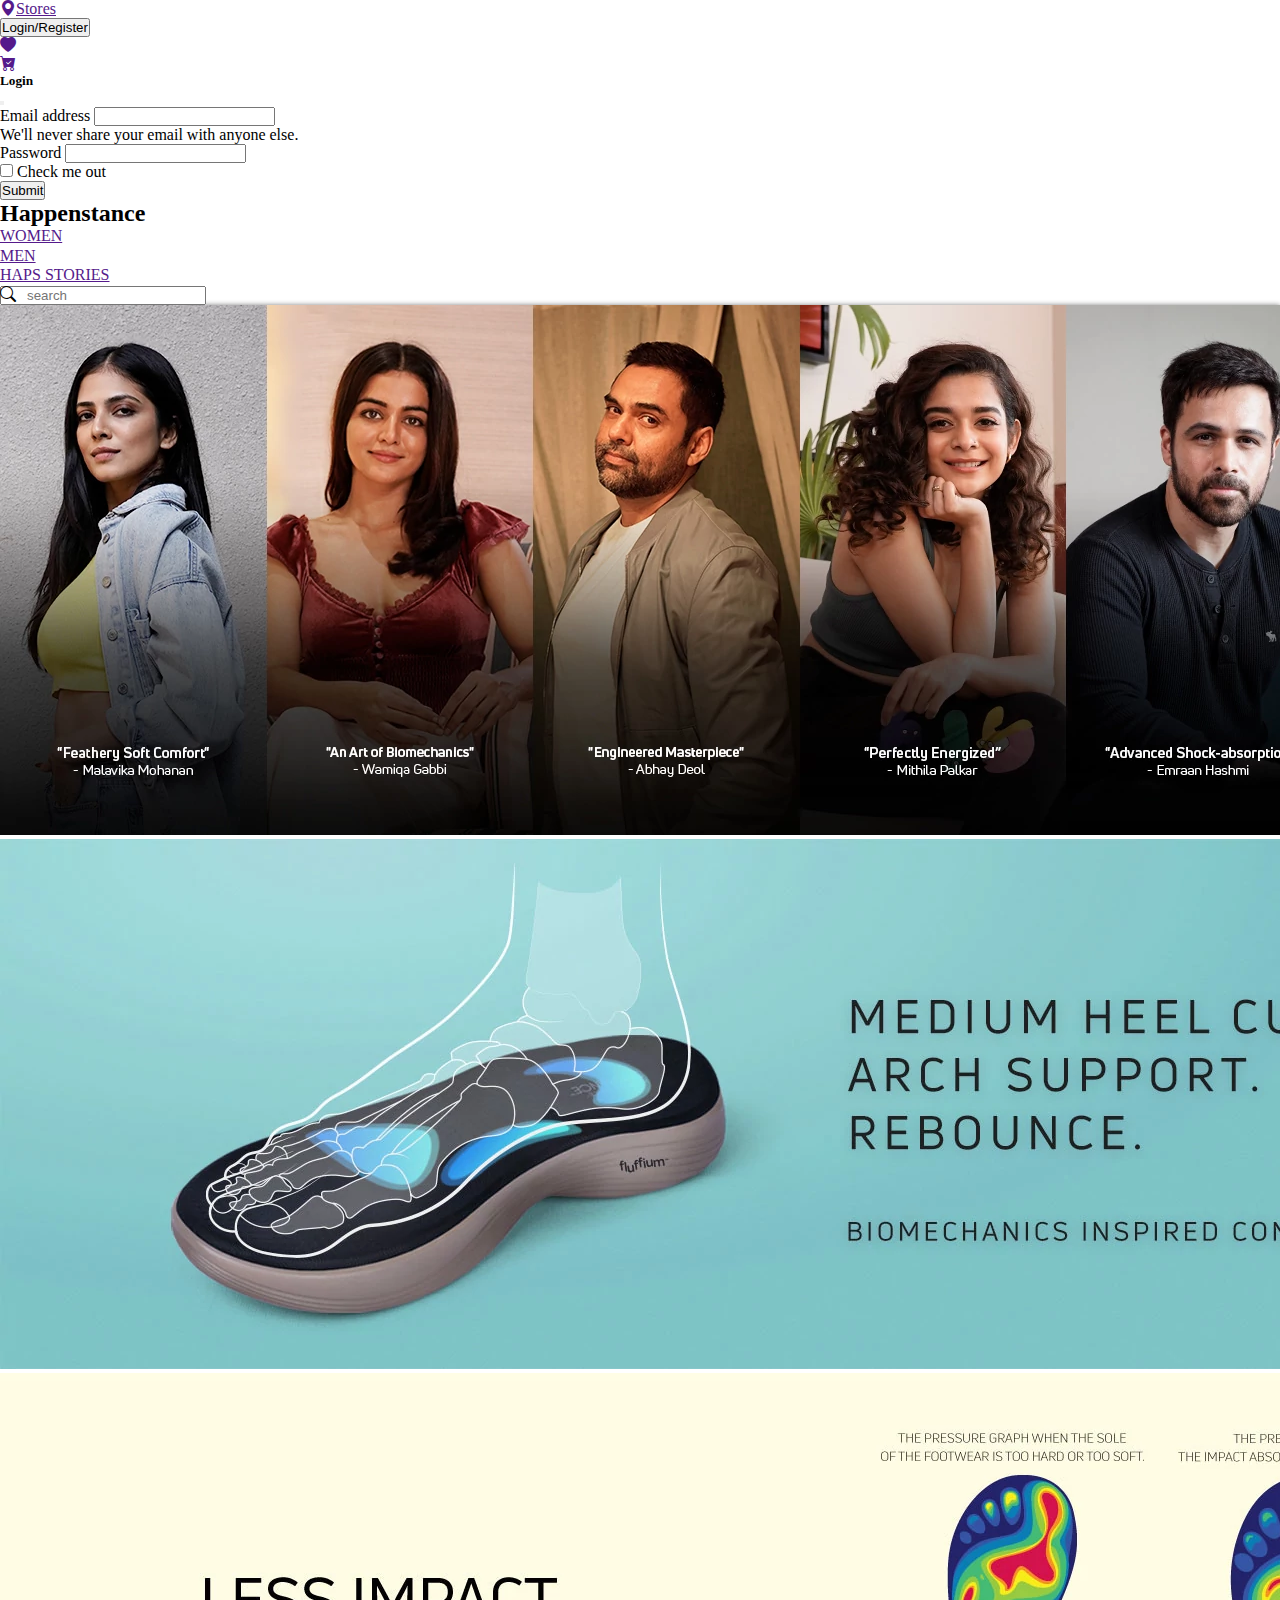
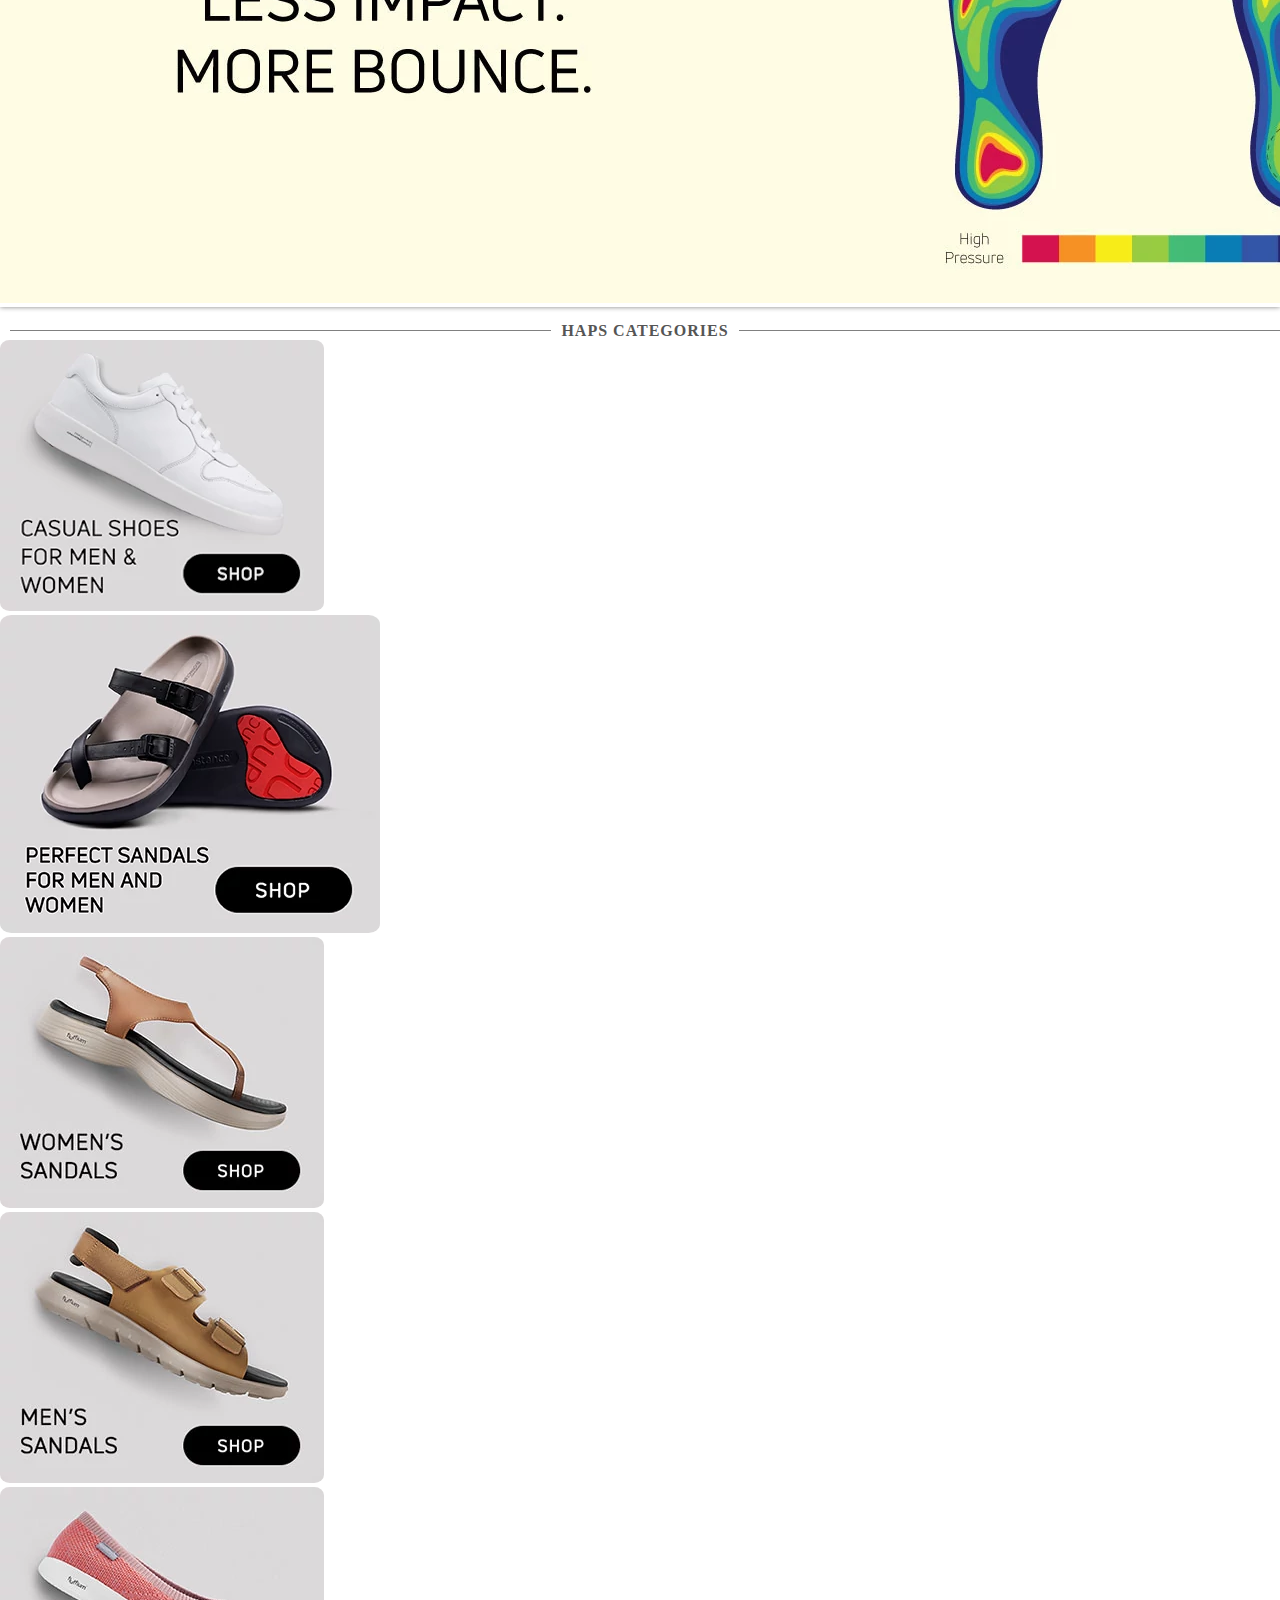
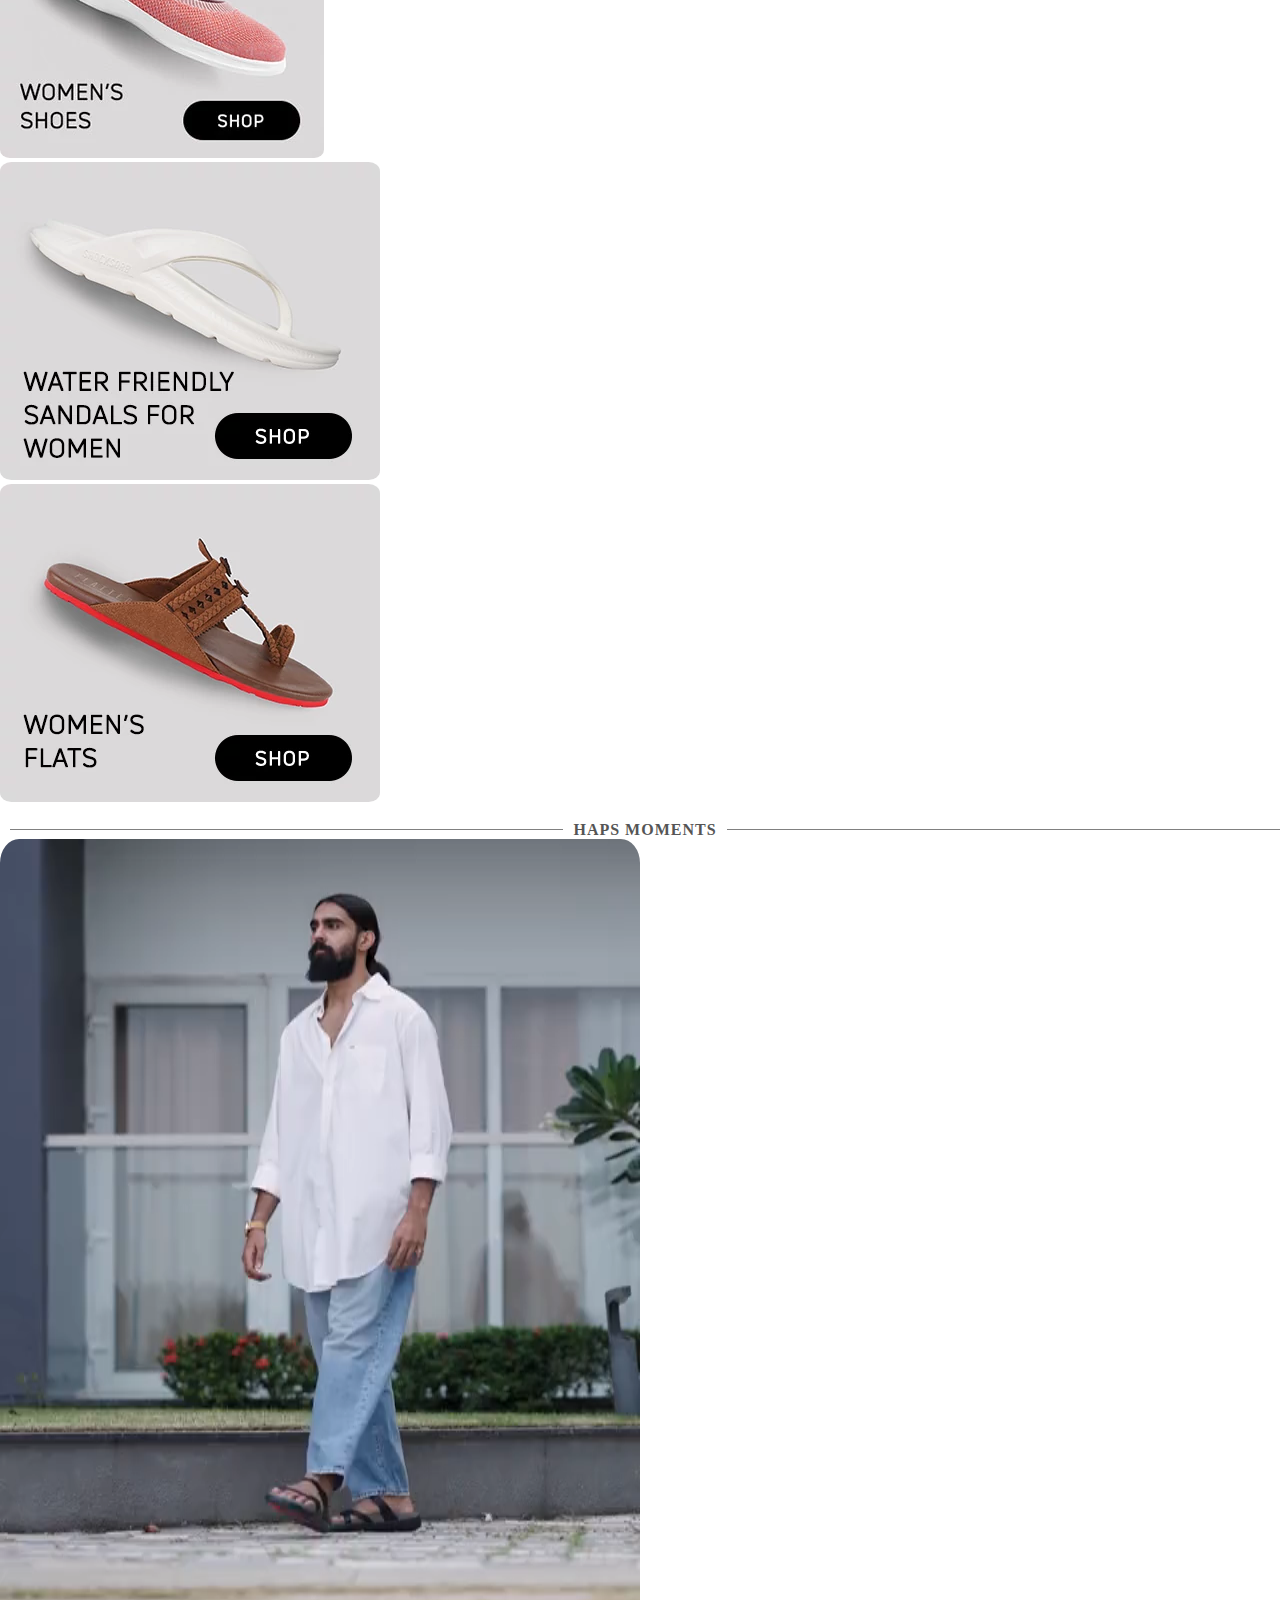
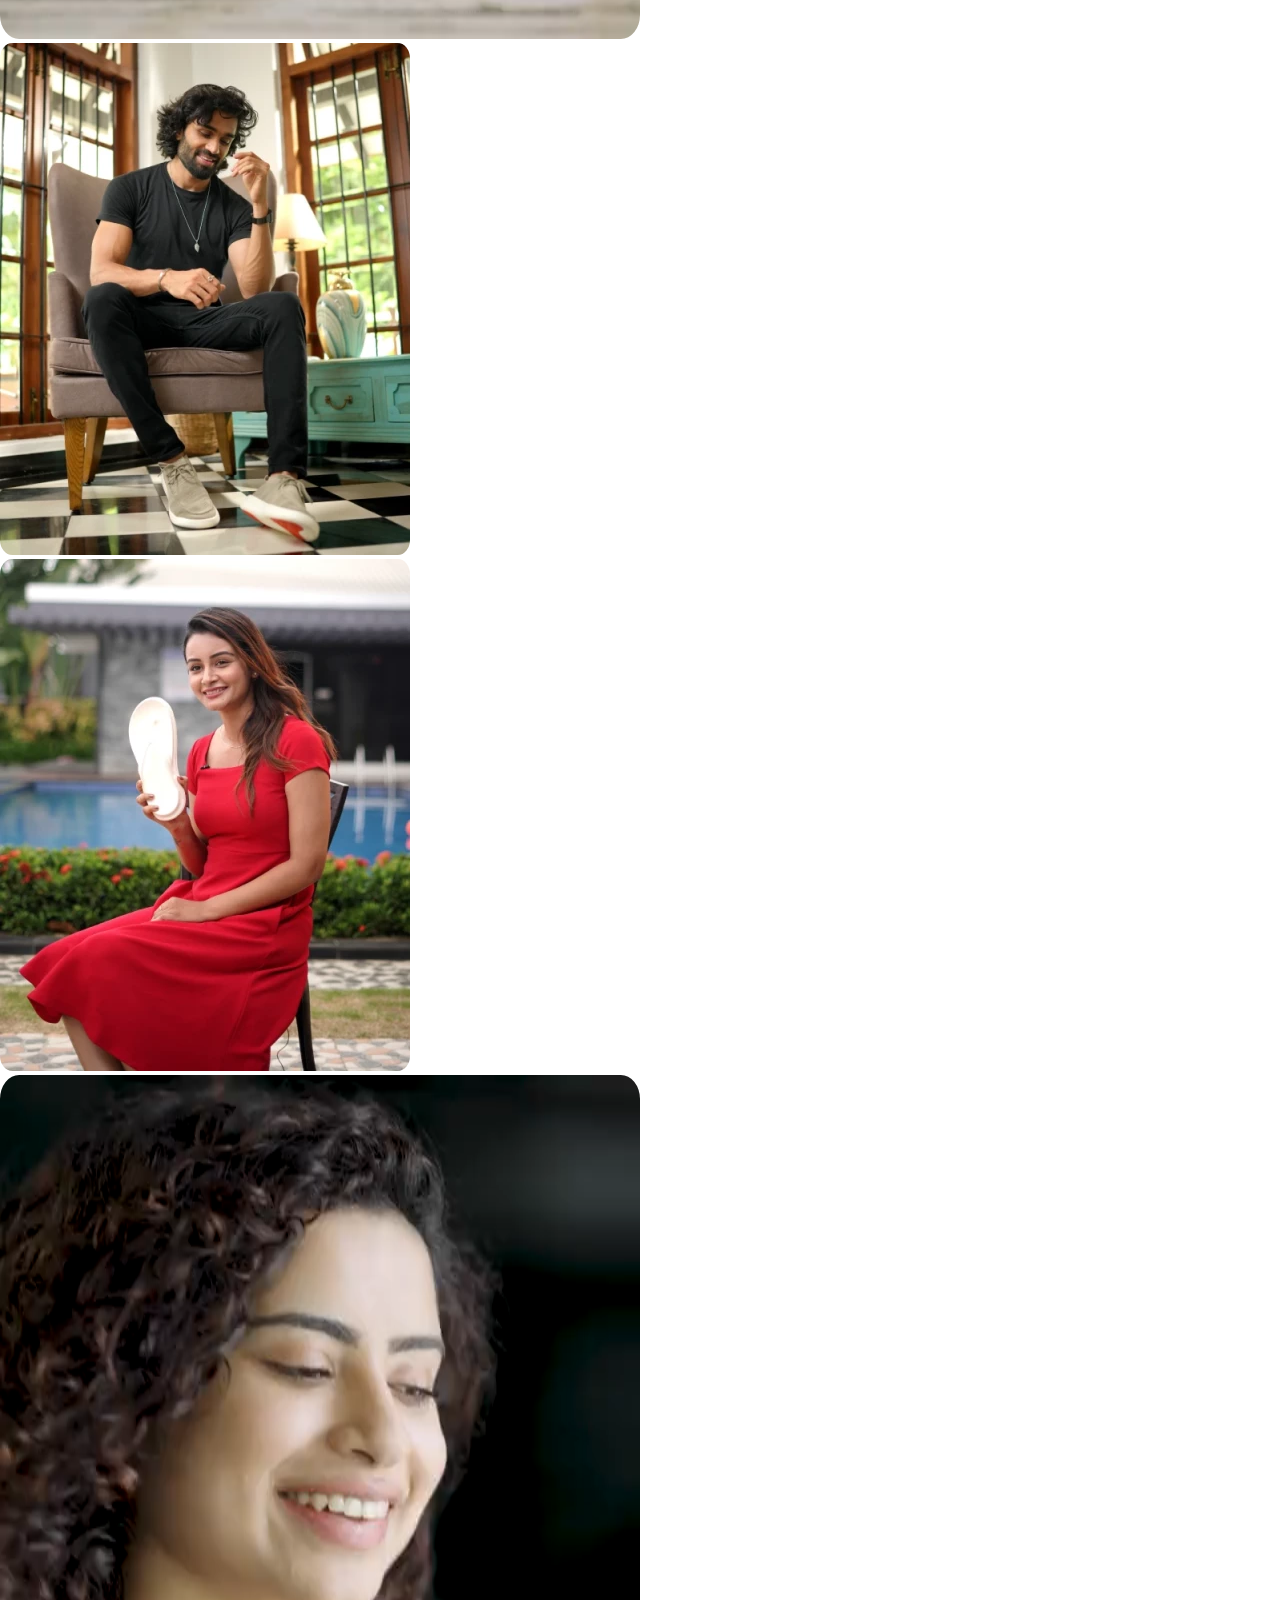
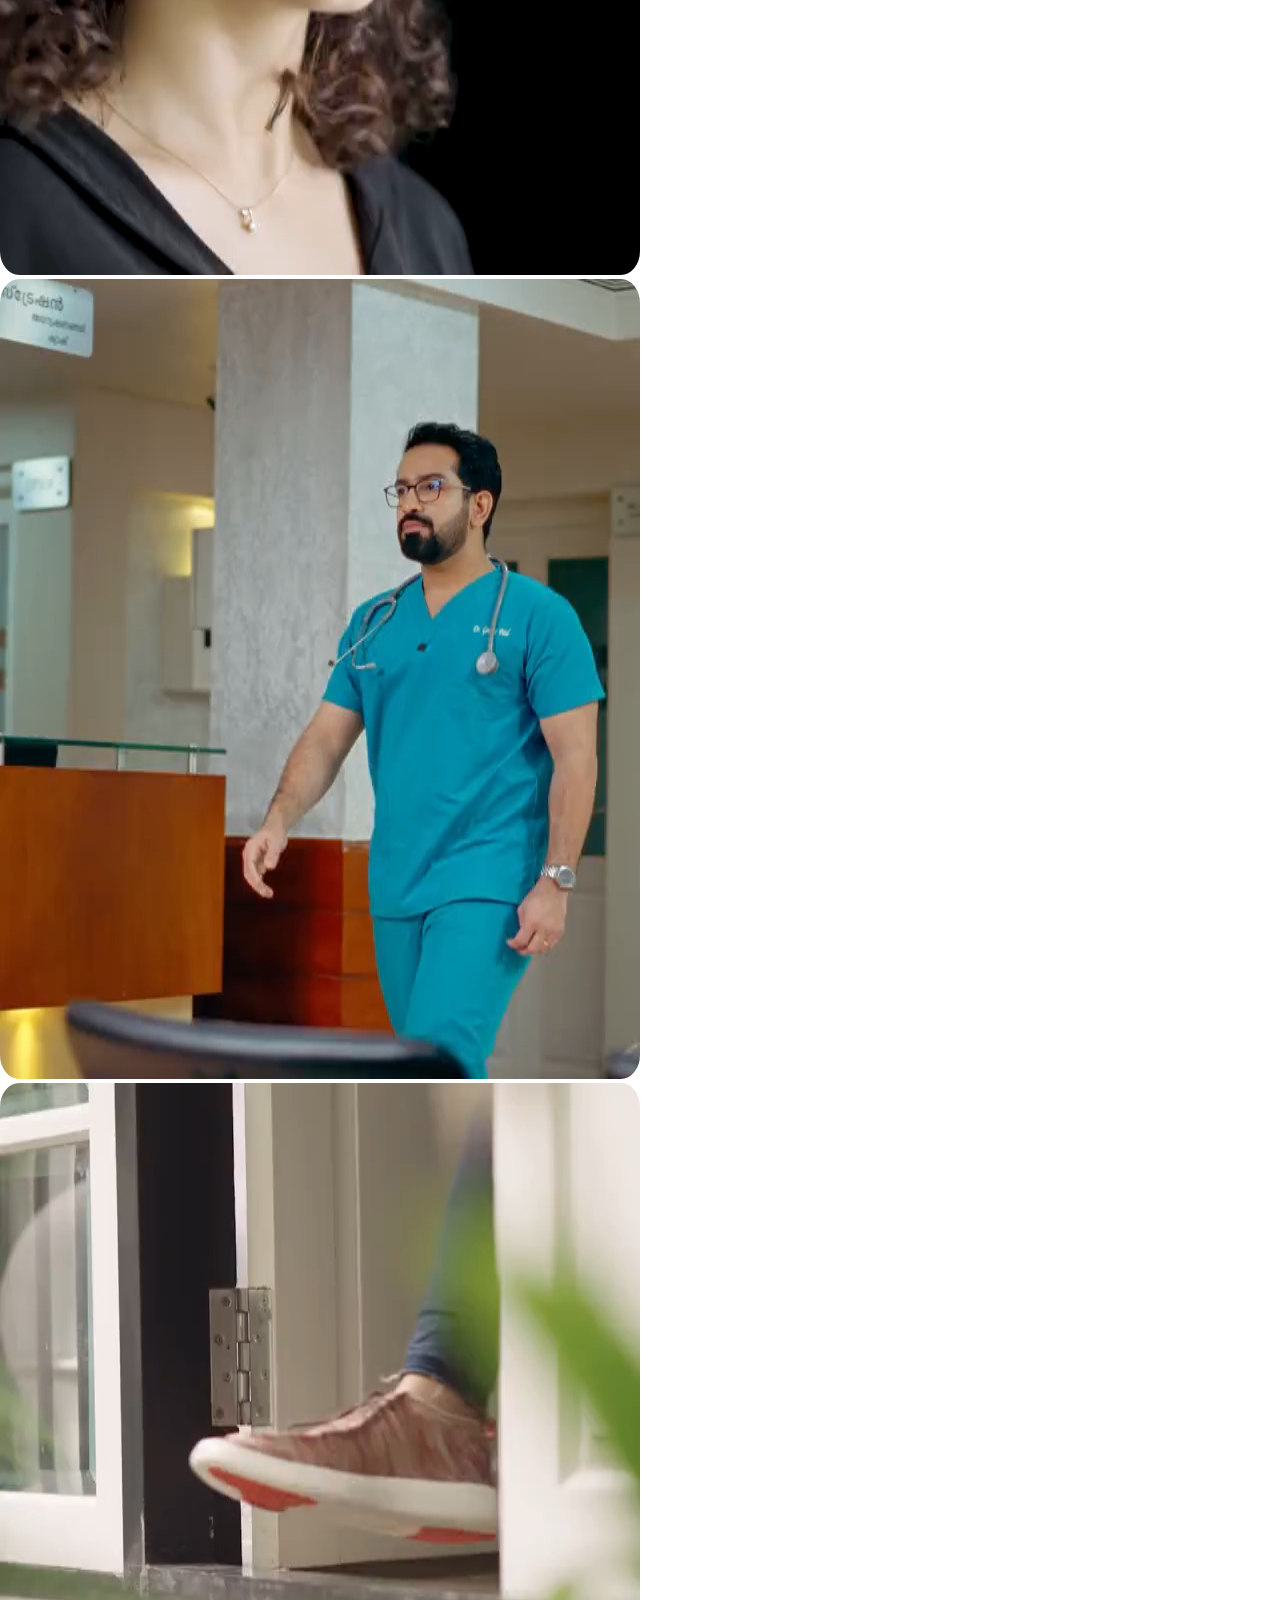
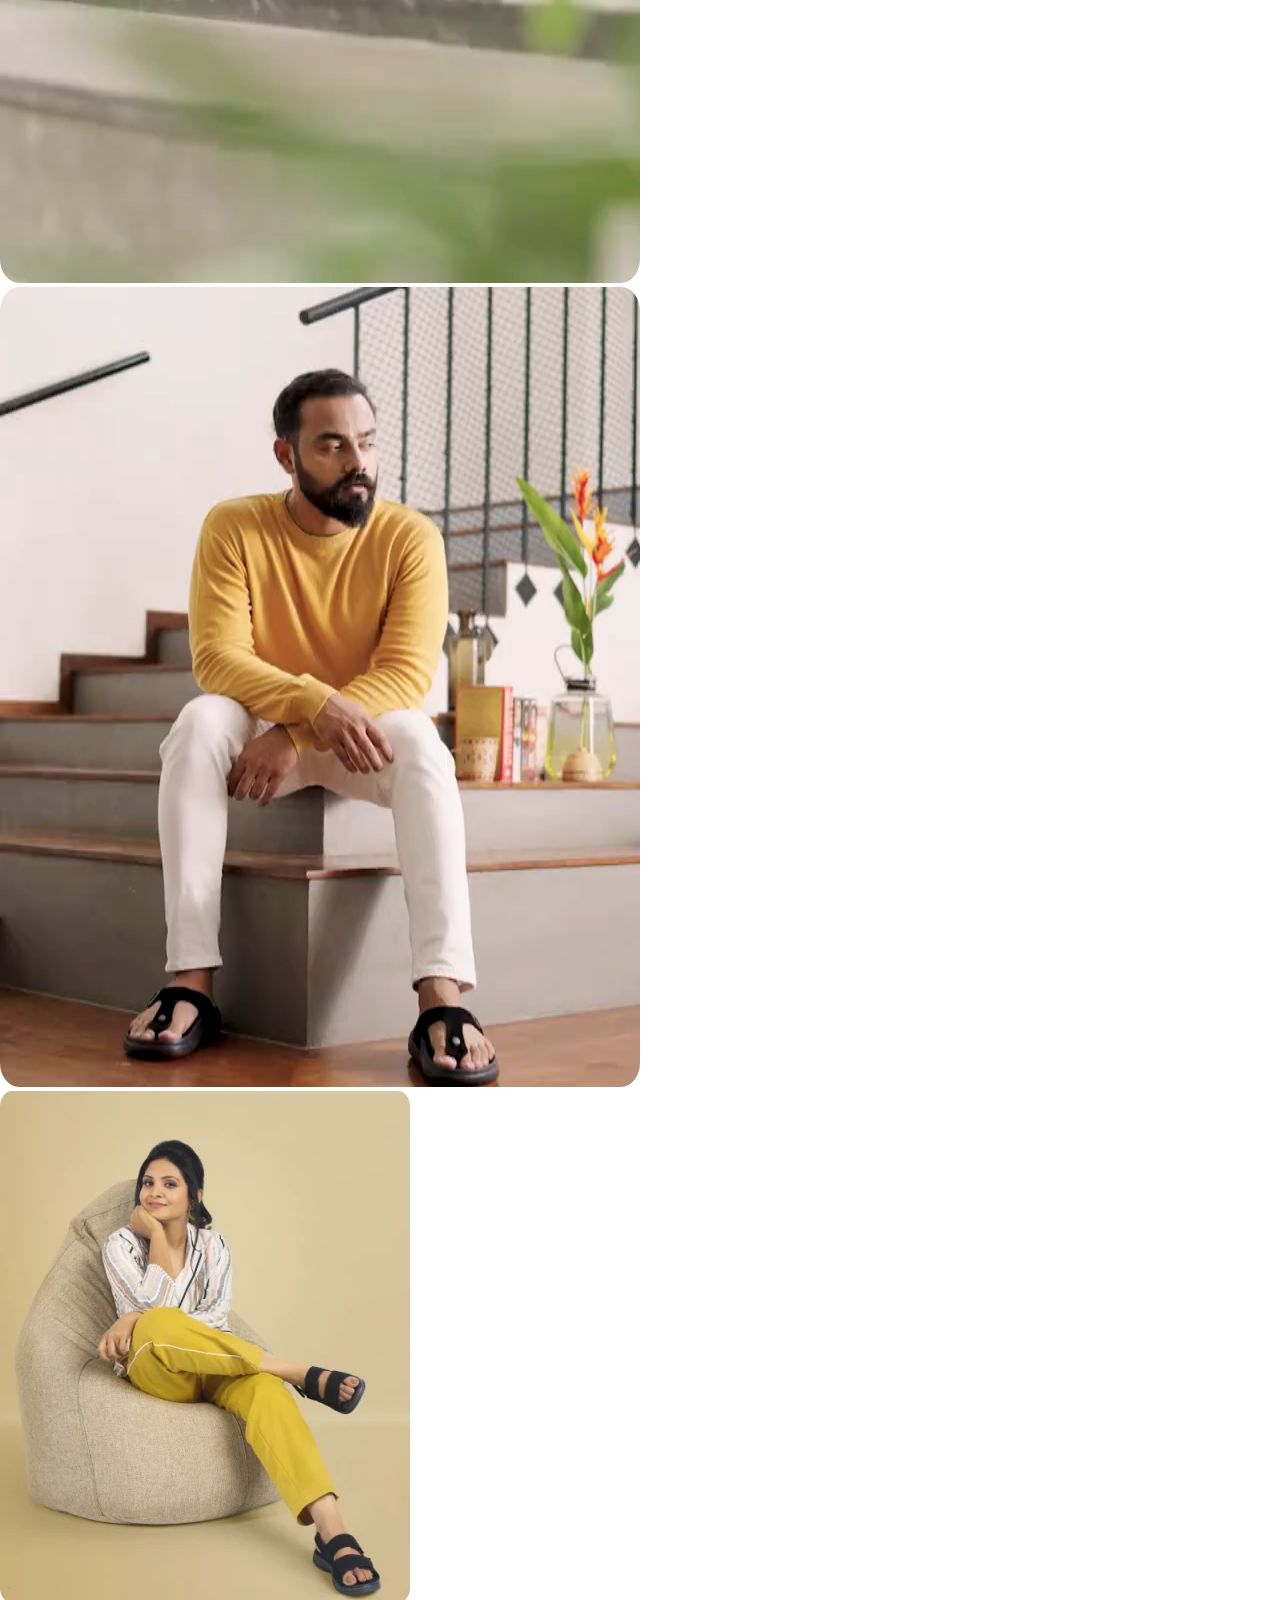
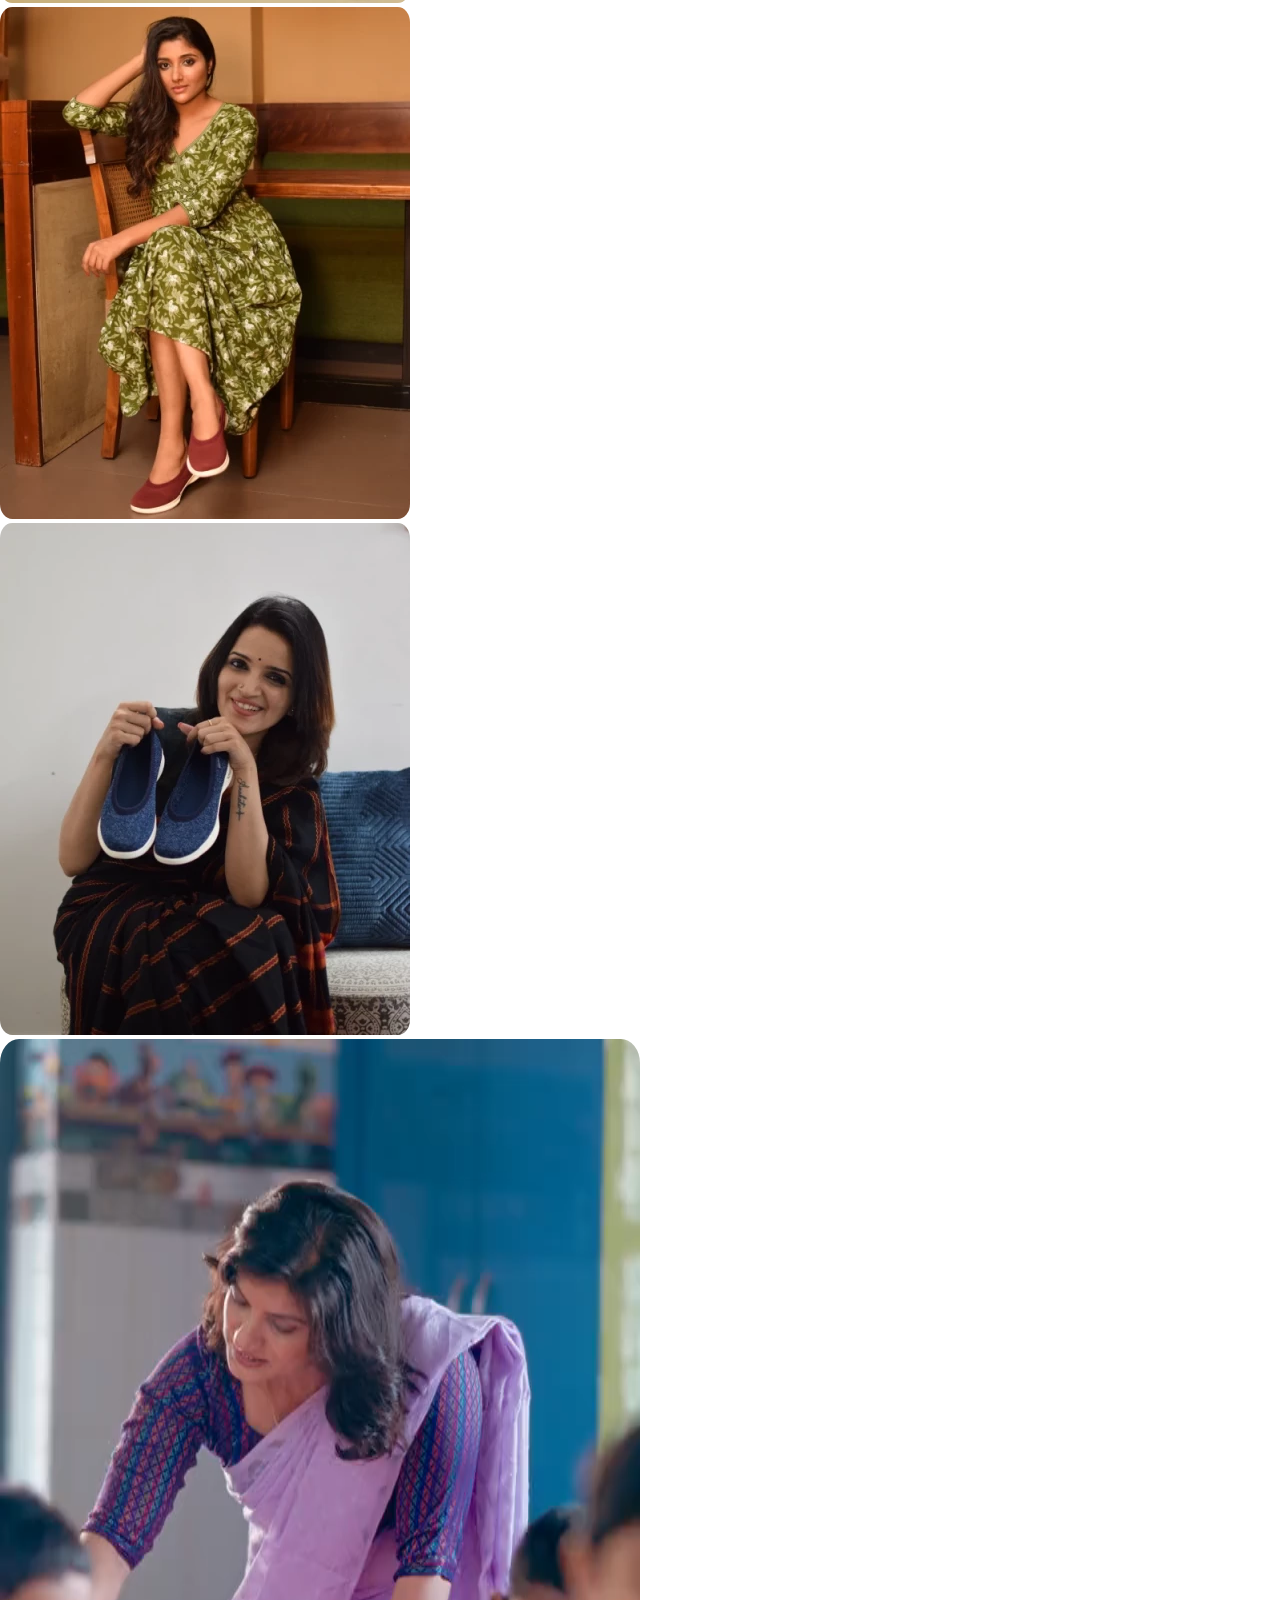
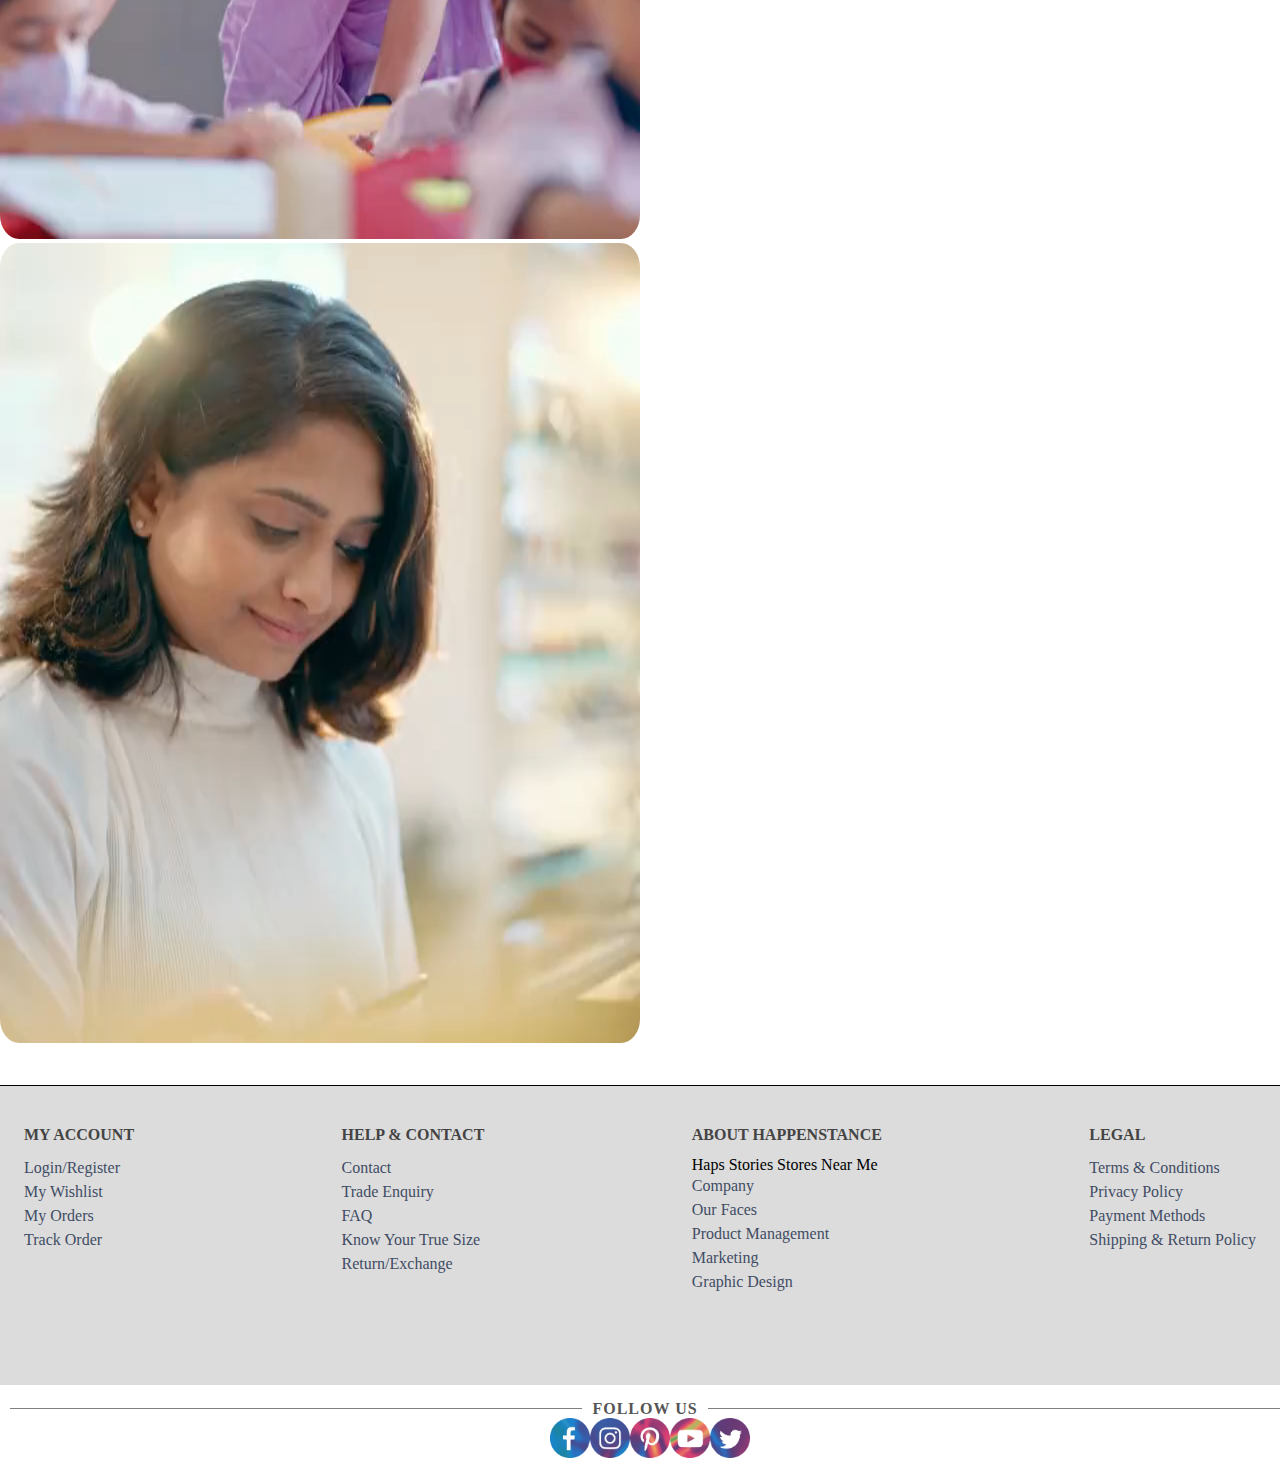
<file: Happenstance Web site/Happenstance Web site/index.html>
<!DOCTYPE html>
<lang="en">

     <head>
          <meta charset="UTF-8">
          <meta name="viewport" content="width=device-width, initial-scale=1.0">
          <title>Document</title>

          <link href="https://cdn.jsdelivr.net/npm/bootstrap@5.0.2/dist/css/bootstrap.min.css" rel="stylesheet"
               integrity="sha384-EVSTQN3/azprG1Anm3QDgpJLIm9Nao0Yz1ztcQTwFspd3yD65VohhpuuCOmLASjC"
               crossorigin="anonymous">
          <script src="https://cdn.jsdelivr.net/npm/bootstrap@5.0.2/dist/js/bootstrap.bundle.min.js"
               integrity="sha384-MrcW6ZMFYlzcLA8Nl+NtUVF0sA7MsXsP1UyJoMp4YLEuNSfAP+JcXn/tWtIaxVXM"
               crossorigin="anonymous"></script>
          <link rel="stylesheet"
               href="https://cdn.jsdelivr.net/npm/bootstrap-icons@1.11.2/font/bootstrap-icons.min.css">
          <link rel="stylesheet" href="css/style.css">
     </head>
     <div class="head">
          <div class="main w-100">
               <div class="container-fluid">
                    <div class="row">
                         <div class="col-12 bg-dark align-items-center">
                              <ul class="d-flex list-unstyled justify-content-end mb-0 ">
                                   <li class="p-2 nav-item p-0"><a href="" class="nav-link"><i
                                                  class="bi bi-geo-alt-fill"></i>Stores</a></li>

                                   <li class="p-2 nav-item"><button class="btn btn-dark w-100 " data-bs-target="#md1"
                                             data-bs-toggle="modal">Login/Register</button></li>
                                   <li class="p-2 nav-item"><a href="" class="nav-link"><i
                                                  class="bi bi-heart-fill"></i></a></li>
                                   <li class="p-2 nav-item"><a href="" class="nav-link"><i
                                                  class="bi   bi-cart-check-fill"></i></a></li>
                              </ul>
                         </div>
                    </div>
               </div>
          </div>

          <div class="modal" tabindex="-1" id="md1">
               <div class="modal-dialog">
                    <div class="modal-content ">


                         <div class="modal-header">
                              <h5 class="modal-title">Login</h5>
                              <button class="btn-close " data-bs-dismiss="modal"></button>

                         </div>
                         <div class="modal-body">
                              <div class="mb-3">
                                   <label for="exampleInputEmail1" class="form-label">Email address</label>
                                   <input type="email" class="form-control" id="exampleInputEmail1"
                                        aria-describedby="emailHelp">
                                   <div id="emailHelp" class="form-text">We'll never share your email with anyone else.
                                   </div>

                                   <div class="mb-3">
                                        <label for="exampleInputPassword1" class="form-label">Password</label>
                                        <input type="password" class="form-control" id="exampleInputPassword1">
                                   </div>
                                   <div class="mb-3 form-check">
                                        <input type="checkbox" class="form-check-input" id="exampleCheck1">
                                        <label class="form-check-label" for="exampleCheck1">Check me out</label>
                                   </div>
                              </div>
                              <div class="modal-footer">
                                   <button class="btn btn-outline-success  ">Submit</button>
                              </div>
                         </div>
                    </div>

               </div>
          </div>

          <div class="navigation w-100">
               <div class="container">
                    <div class="row">
                         <div class="col-12 d-flex justify-content-between align-items-center">
                              <div class="logo pt-3">
                                   <h2>Happenstance</h2>
                              </div>
                              <div class="navigation-nav pt-5">
                                   <ul class="d-flex list-unstyled">
                                        <li class="pe-5 navi-link"><a href=""
                                                  class="text-dark text-decoration-none">WOMEN</a></li>
                                        <li class="pe-5 navi-link"><a href=""
                                                  class="text-dark text-decoration-none">MEN</a></li>
                                        <li class="pe-5 navi-link"><a href=""
                                                  class="text-dark text-decoration-none">HAPS STORIES</a></li>
                                   </ul>
                              </div>
                              <div class="icon-2" style="position: relative;">
                                   <div class="inputs pt-3">
                                        <i class="bi bi-search" style="position: absolute;"></i>
                                        <input style="padding-left:25px;" type="search" placeholder="search">
                                   </div>
                              </div>
                         </div>
                    </div>
               </div>
          </div>
     </div>

     <div class="container">
          <div class="slick">
               <div id="carouselExampleSlidesOnly" class="carousel slide" data-bs-ride="carousel">
                    <div class="carousel-inner">
                         <div class="carousel-item active">
                              <img src="img/side-1.webp" class="d-block w-80" alt="...">
                         </div>
                         <div class="carousel-item">
                              <img src="img/side-2.webp" class="d-block w-80" alt="...">
                         </div>
                         <div class="carousel-item">
                              <img src="img/side-3.webp" class="d-block w-80" alt="...">
                         </div>
                    </div>
               </div>
          </div>
     </div>

     <div class="container">
          <div class="row">
               <div class="col-12">
                    <div class="sepector">
                         HAPS CATEGORIES
                    </div>
               </div>
          </div>
     </div>

     <div class="img-main">
          <div class="container">
               <div class="row g-2 mt-3">
                    <div class="col-6 col-sm-6 col-md-4 col-lg-3"><a
                              href="https://www.happenstance.com/product-category/casual-shoes-for-men-and-women"><img
                                   src="img/a-1.webp" alt="" class="img-fluid shop1"></a></div>
                    <div class="col-6 col-sm-6 col-md-4 col-lg-3"><a
                              href="https://www.happenstance.com/product-category/casual-shoes-for-men-and-women"><img
                                   src="img/a-2.webp" alt="" class="img-fluid shop1"></a></div>
                    <div class="col-6 col-sm-6 col-md-4 col-lg-3"><a
                              href="https://www.happenstance.com/product-category/casual-shoes-for-men-and-women"><img
                                   src="img/a-3.webp" alt="" class="img-fluid shop1"></a></div>
                    <div class="col-6 col-sm-6 col-md-4 col-lg-3"><a
                              href="https://www.happenstance.com/product-category/casual-shoes-for-men-and-women"><img
                                   src="img/a-4.webp" alt="" class="img-fluid shop1"></a></div>
                    <div class="col-6 col-sm-6 col-md-4 col-lg-3"><a
                              href="https://www.happenstance.com/product-category/casual-shoes-for-men-and-women"><img
                                   src="img/a-5.webp" alt="" class="img-fluid shop1"></a></div>
                    <div class="col-6 col-sm-6 col-md-4 col-lg-3"><a
                              href="https://www.happenstance.com/product-category/casual-shoes-for-men-and-women"><img
                                   src="img/a-6.webp" alt="" class="img-fluid shop1"></a></div>
                    <div class="col-6 col-sm-6 col-md-4 col-lg-3"><a
                              href="https://www.happenstance.com/product-category/casual-shoes-for-men-and-women"><img
                                   src="img/a-7.webp" alt="" class="img-fluid shop1"></a></div>
               </div>
          </div>
     </div>




     <div class="container">
          <div class="row">
               <div class="col-12">
                    <div class="sepector">
                         HAPS MOMENTS
                    </div>
               </div>
          </div>
     </div>


     <div class="video-main">
          <div class="container">
               <div class="row g-2 mt-3">
                    <div class="col-6 col-sm-6 col-md-4 col-lg-3"><a href=""><video src="img/v-1.mp4" alt="" autoplay
                                   loop="" class="img-fluid shop1"></a></div>
                    <div class="col-6 col-sm-6 col-md-4 col-lg-3"><a href=""><img src="img/v-2.webp" alt=""
                                   class="img-fluid shop1"></a></div>
                    <div class="col-6 col-sm-6 col-md-4 col-lg-3"><a href=""><img src="img/v-3.webp" alt=""
                                   class="img-fluid shop1"></a></div>
                    <div class="col-6 col-sm-6 col-md-4 col-lg-3"><a href=""><video src="img/v-4.mp4" alt="" autoplay
                                   class="img-fluid shop1"></a></div>
                    <div class="col-6 col-sm-6 col-md-4 col-lg-3"><a href=""><video src="img/v-5.mp4" alt="" autoplay
                                   loop="" class="img-fluid shop1"></a></div>
                    <div class="col-6 col-sm-6 col-md-4 col-lg-3"><a href=""><video src="img/v-6.mp4" alt="" autoplay
                                   loop="" class="img-fluid shop1"></a></div>
                    <div class="col-6 col-sm-6 col-md-4 col-lg-3"><a href=""><video src="img/v-7.mp4" alt="" autoplay
                                   loop="" class="img-fluid shop1"></a></div>
                    <div class="col-6 col-sm-6 col-md-4 col-lg-3"><a href=""><img src="img/v-8.webp" alt=""
                                   class="img-fluid shop1"></a></div>
                    <div class="col-6 col-sm-6 col-md-4 col-lg-3"><a href=""><img src="img/v-9.webp" alt=""
                                   class="img-fluid shop1"></a></div>
                    <div class="col-6 col-sm-6 col-md-4 col-lg-3"><a href=""><img src="img/v-10.webp" alt=""
                                   class="img-fluid shop1"></a></div>
                    <div class="col-6 col-sm-6 col-md-4 col-lg-3"><a href=""><video src="img/v-11.mp4" alt="" autoplay
                                   loop="" class="img-fluid shop1"></a></div>
                    <div class="col-6 col-sm-6 col-md-4 col-lg-3"><a href=""><video src="img/v-12.mp4" alt="" autoplay
                                   loop="" class="img-fluid shop1"></a></div>
               </div>
          </div>
     </div>

 

     <div class="footer-top">
          <div class="footer-contener">
               <div class="footer-row">
                    <div class="footer-2">
                         <h4>MY ACCOUNT</h4>
                         <ul>
                              <li>
                                   <i class="ri-arrow-right-s-line"></i>
                                   <a href="#" style="text-decoration: none;">Login/Register</a>
                              </li>
                              <li>
                                   <i class="ri-arrow-right-s-line"></i>
                                   <a href="#" style="text-decoration: none;">My Wishlist</a>
                              </li>
                              <li>
                                   <i class="ri-arrow-right-s-line"></i>
                                   <a href="#" style="text-decoration: none;">My Orders</a>
                              </li>
                              <li>
                                   <i class="ri-arrow-right-s-line"></i>
                                   <a href="#" style="text-decoration: none;">Track Order</a>
                              </li>
                         </ul>
                    </div>
                    <div class="footer-2">
                         <h4>HELP & CONTACT</h4>
                         <ul>
                              <li>
                                   <i class="ri-arrow-right-s-line"></i>
                                   <a href="#" style="text-decoration: none;">Contact</a>
                              </li>
                              <li>
                                   <i class="ri-arrow-right-s-line"></i>
                                   <a href="#" style="text-decoration: none;">Trade Enquiry</a>
                              </li>
                              <li>
                                   <i class="ri-arrow-right-s-line"></i>
                                   <a href="#" style="text-decoration: none;">FAQ</a>
                              </li>
                              <li>
                                   <i class="ri-arrow-right-s-line"></i>
                                   <a href="#" style="text-decoration: none;">Know Your True Size</a>
                              </li>
                              <li>
                                   <i class="ri-arrow-right-s-line"></i>
                                   <a href="#" style="text-decoration: none;">Return/Exchange</a>
                              </li>
                         </ul>
                    </div>
                    <div class="footer-3">
                         <h4>ABOUT HAPPENSTANCE</h4>



                         Haps Stories
                         Stores Near Me
                         <ul>
                              <li>
                                   <i class="ri-arrow-right-s-line"></i>
                                   <a href="#" style="text-decoration: none;">Company</a>
                              </li>
                              <li>
                                   <i class="ri-arrow-right-s-line"></i>
                                   <a href="#" style="text-decoration: none;">
                                        Our Faces</a>
                              </li>
                              <li>
                                   <i class="ri-arrow-right-s-line"></i>
                                   <a href="#" style="text-decoration: none;">Product Management</a>
                              </li>
                              <li>
                                   <i class="ri-arrow-right-s-line"></i>
                                   <a href="#" style="text-decoration: none;">Marketing</a>
                              </li>
                              <li>
                                   <i class="ri-arrow-right-s-line"></i>
                                   <a href="#" style="text-decoration: none;">Graphic Design</a>
                              </li>
                         </ul>
                    </div>


                    <div class="footer-3">
                        <h4>LEGAL</h4>
                        <ul>
                             <li>
                                  <i class="ri-arrow-right-s-line"></i>
                                  <a href="#" style="text-decoration: none;">Terms & Conditions</a>
                             </li>
                             <li>
                                  <i class="ri-arrow-right-s-line"></i>
                                  <a href="#" style="text-decoration: none;">Privacy Policy</a>
                             </li>
                             <li>
                                  <i class="ri-arrow-right-s-line"></i>
                                  <a href="#" style="text-decoration: none;">Payment Methods</a>
                             </li>
                             <li>
                                  <i class="ri-arrow-right-s-line"></i>
                                  <a href="#" style="text-decoration: none;">Shipping & Return Policy</a>
                             </li>
                        </ul>
                   </div>
               </div>
          </div>
        </div>

        <div class="container">
            <div class="row">
                 <div class="col-12">
                      <div class="sepector">
                        FOLLOW US
                      </div>
                 </div>
            </div>
       </div>

       <div class="icon">
            <img src="img/i-1.webp" alt="">
            <img src="img/i-2.webp" alt="">
            <img src="img/i-3.webp" alt="">
            <img src="img/i-4.webp" alt="">
            <img src="img/i-5.webp" alt="">
       </div>
</body>
</html>
</file>
<file: Happenstance Web site/Happenstance Web site/css/style.css>
*
{
    margin: 0%;
    padding: 0%;
    box-sizing: border-box;
}
.slick
{
    box-shadow: 0px 0px 5px gray;
}
.navi-link::after {
    content: " ";
    height: 1.5px;
    width: 0%;
    background-color: rgb(0, 0, 0);
    margin: auto;
    display: block;
    transition: all 0.3s;

}

.navi-link:hover::after {
    width: 100%
}
.sepector
{
    display: flex;
    align-items: center;
    letter-spacing: 1px;
    text-align: center;
    color:#555;
    font-weight: 700;
    padding-top: 15px;
}
.sepector::before
{
    margin-right: 10px;
    color: blue;
}
.sepector::after,.sepector::before
{
   border-bottom:1px solid gray;
   content: '';
   flex: 1;
   margin-left: 10px;
}
.shop1
{
    border-radius: 3%;
}

.footer-top {
    padding: 40px 0px 50px 0px;
    margin-top: 38px;
    background-color: rgb(220, 220, 220);
    height: 300px;
 
    border-top: 1px solid black;

  
  }
  
  .footer-row {
    display: flex;
    flex-wrap: wrap;
    margin-top: 0px;
    margin-right: 1.5rem;
    margin-left: 1.5rem;
    justify-content: space-between;

  }
  
  .footer-1 {
    margin-bottom: 30px;
  }
  
  .footer-1 p {
    font-size: 14px;
    line-height: 24px;
    margin-bottom: 0;
    font-family: "Raleway", sans-serif;
    color: #777777;
  }
  
  .footer-1 strong {
    color: #777777;
  }
  
  .footer-2 {
    margin-bottom: 30px;
  }
  
  .footer-2 h4 {
    font-size: 16px;
    font-weight: bold;
    color: #444444;
    position: relative;
    padding-bottom: 12px;
  }
  
  .footer-2 ul {
    list-style: none;
    padding: 0;
    margin: 0;
  }
  
  .footer-2 ul li {
    padding: 3px 0;
    display: flex;
    align-items: center;
  }
  
  .footer-2 ul li a {
    color: #414c64;
    transition: all 0.5s;
  }
  
  .footer-2 ul li a:hover {
    color: #ffc107;
  }
  
  .ri-arrow-right-s-line {
    color: #ffc107;
  }
  
  .footer-3 {
    margin-bottom: 30px;
  }
  
  .footer-3 h4 {
    font-size: 16px;
    font-weight: bold;
    color: #444444;
    position: relative;
    padding-bottom: 12px;
  }
  
  .footer-3 ul {
    list-style: none;
    padding: 0;
    margin: 0;
  }
  
  .footer-3 ul li {
    padding: 3px 0;
    display: flex;
    align-items: center;
  }
  
  .footer-3 ul li a {
    color: #414c64;
    transition: all 0.5s;
  }
  
  .footer-3 ul li a:hover {
    color: #ffc107;
  }
  
  .footer-4 {
    font-size: 15px;
  }
  
  .footer-4 h4 {
    font-size: 16px;
    font-weight: bold;
    color: #444444;
    position: relative;
    padding-bottom: 12px;
  }
  
  .footer-4 h4 {
    text-align: center;
  }


.sepector2
{
    display: flex;
    align-items: center;
    letter-spacing: 1px;
    text-align: center;
    color:#555;
    font-weight: 700;
    padding-top: 15px;
}
.icon
{
    height: 40px;
    width:40px;
    display: flex;
  margin-left: 43%;

}
</file>
